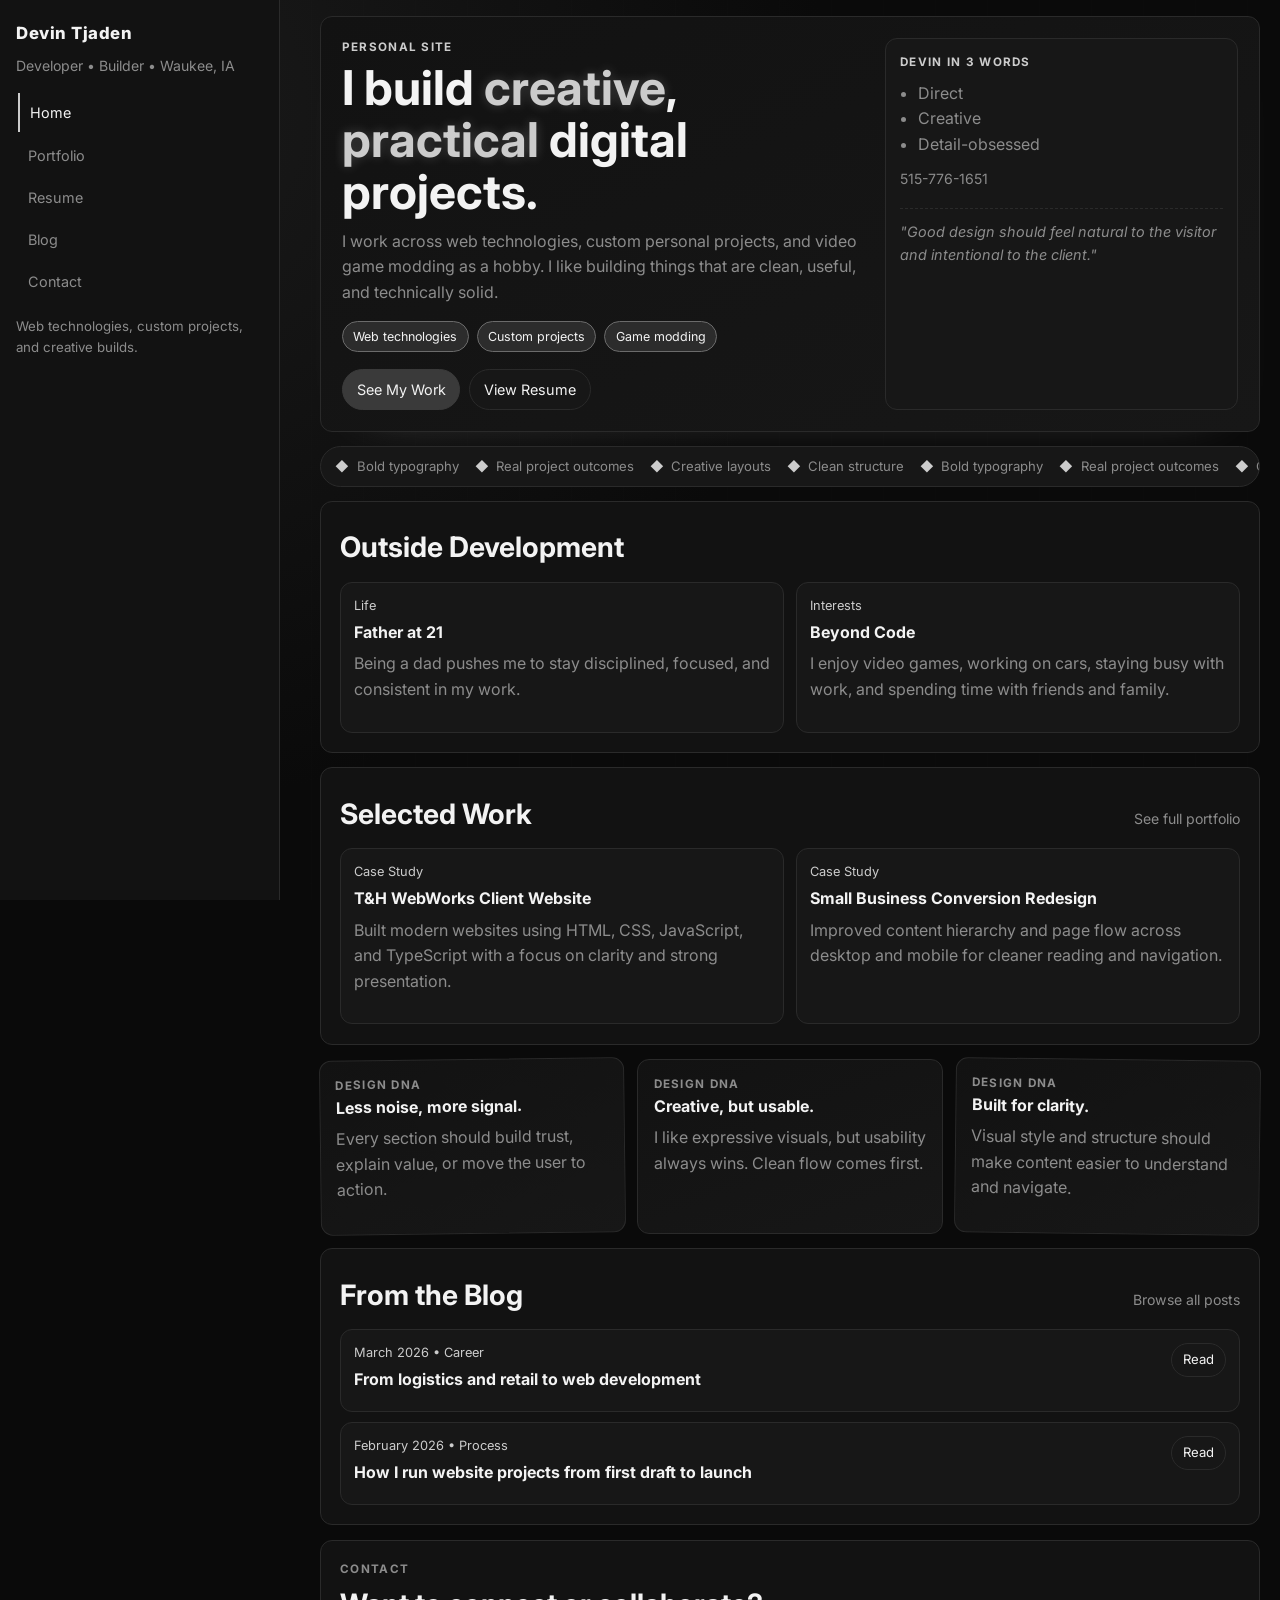
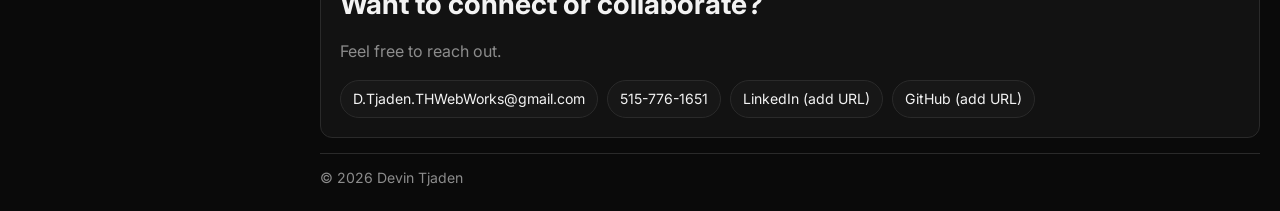
<file: index.html>
<!DOCTYPE html>
<html lang="en">
  <head>
    <meta charset="UTF-8" />
    <meta name="viewport" content="width=device-width, initial-scale=1.0" />
    <meta
      name="description"
      content="Devin Tjaden personal website - portfolio, resume, and blog."
    />
    <meta property="og:title" content="Devin Tjaden | Developer & Builder" />
    <meta property="og:description" content="Portfolio, resume, and blog for Devin Tjaden." />
    <meta property="og:type" content="website" />
    <meta property="og:image" content="./og-image.svg" />
    <meta name="twitter:card" content="summary_large_image" />
    <title>Devin Tjaden | Home</title>
    <link rel="preconnect" href="https://fonts.googleapis.com" />
    <link rel="preconnect" href="https://fonts.gstatic.com" crossorigin />
    <link
      href="https://fonts.googleapis.com/css2?family=Inter:wght@400;500;600;700;800&display=swap"
      rel="stylesheet"
    />
    <link rel="icon" type="image/svg+xml" href="./favicon.svg" />
    <link rel="stylesheet" href="./styles.css" />
  </head>
  <body class="home">
    <div class="site-shell">
      <aside class="sidebar">
        <a class="brand" href="./index.html">Devin Tjaden</a>
        <p class="sidebar-role">Developer • Builder • Waukee, IA</p>
        <nav class="side-nav" aria-label="Primary">
          <a class="active" href="./index.html">Home</a>
          <a href="./portfolio.html">Portfolio</a>
          <a href="./resume.html">Resume</a>
          <a href="./blog.html">Blog</a>
          <a href="#contact">Contact</a>
        </nav>
        <p class="sidebar-note">Web technologies, custom projects, and creative builds.</p>
      </aside>

      <div class="content-wrap">
        <main class="page">
          <section class="hero home-hero">
            <div>
              <p class="kicker">Personal Site</p>
              <h1>
                I build <span class="text-accent">creative</span>,
                <span class="text-accent">practical</span> digital projects.
              </h1>
              <p class="lead">
                I work across web technologies, custom personal projects, and video game modding as
                a hobby. I like building things that are clean, useful, and technically solid.
              </p>
              <div class="hero-pills" aria-label="Highlights">
                <span>Web technologies</span>
                <span>Custom projects</span>
                <span>Game modding</span>
              </div>
              <div class="hero-actions">
                <a class="btn solid" href="./portfolio.html">See My Work</a>
                <a class="btn ghost" href="./resume.html">View Resume</a>
              </div>
            </div>
            <aside class="hero-panel">
              <p class="kicker">Devin in 3 words</p>
              <ul>
                <li>Direct</li>
                <li>Creative</li>
                <li>Detail-obsessed</li>
              </ul>
              <p><a class="text-link" href="tel:15157761651">515-776-1651</a></p>
              <p class="mini-quote">
                "Good design should feel natural to the visitor and intentional to the client."
              </p>
            </aside>
          </section>

          <section class="vibe-strip" aria-hidden="true">
            <div class="vibe-track">
              <span>Bold typography</span>
              <span>Real project outcomes</span>
              <span>Creative layouts</span>
              <span>Clean structure</span>
              <span>Bold typography</span>
              <span>Real project outcomes</span>
              <span>Creative layouts</span>
              <span>Clean structure</span>
            </div>
          </section>

          <section class="section-block">
            <div class="section-head">
              <h2>Outside Development</h2>
            </div>
            <div class="cards two">
              <article class="card">
                <p class="meta">Life</p>
                <h3>Father at 21</h3>
                <p>Being a dad pushes me to stay disciplined, focused, and consistent in my work.</p>
              </article>
              <article class="card">
                <p class="meta">Interests</p>
                <h3>Beyond Code</h3>
                <p>
                  I enjoy video games, working on cars, staying busy with work, and spending time
                  with friends and family.
                </p>
              </article>
            </div>
          </section>

          <section class="section-block">
            <div class="section-head">
              <h2>Selected Work</h2>
              <a class="text-link" href="./portfolio.html">See full portfolio</a>
            </div>
            <div class="cards two">
              <article class="card">
                <p class="meta">Case Study</p>
                <h3>T&H WebWorks Client Website</h3>
                <p>
                  Built modern websites using HTML, CSS, JavaScript, and TypeScript with a focus on
                  clarity and strong presentation.
                </p>
              </article>
              <article class="card">
                <p class="meta">Case Study</p>
                <h3>Small Business Conversion Redesign</h3>
                <p>
                  Improved content hierarchy and page flow across desktop and mobile for cleaner
                  reading and navigation.
                </p>
              </article>
            </div>
          </section>

          <section class="section-block personality-grid">
            <article class="dna-card tilt-left">
              <p class="kicker">Design DNA</p>
              <h3>Less noise, more signal.</h3>
              <p>Every section should build trust, explain value, or move the user to action.</p>
            </article>
            <article class="dna-card">
              <p class="kicker">Design DNA</p>
              <h3>Creative, but usable.</h3>
              <p>
                I like expressive visuals, but usability always wins. Clean flow comes first.
              </p>
            </article>
            <article class="dna-card tilt-right">
              <p class="kicker">Design DNA</p>
              <h3>Built for clarity.</h3>
              <p>Visual style and structure should make content easier to understand and navigate.</p>
            </article>
          </section>

          <section class="section-block">
            <div class="section-head">
              <h2>From the Blog</h2>
              <a class="text-link" href="./blog.html">Browse all posts</a>
            </div>
            <div class="blog-list">
              <article class="row-item">
                <div>
                  <p class="meta">March 2026 • Career</p>
                  <h3>From logistics and retail to web development</h3>
                </div>
                <a class="btn ghost small" href="./blog-post.html">Read</a>
              </article>
              <article class="row-item">
                <div>
                  <p class="meta">February 2026 • Process</p>
                  <h3>How I run website projects from first draft to launch</h3>
                </div>
                <a class="btn ghost small" href="./blog-post-process.html">Read</a>
              </article>
            </div>
          </section>

          <section id="contact" class="section-block contact">
            <p class="kicker">Contact</p>
            <h2>Want to connect or collaborate?</h2>
            <p>Feel free to reach out.</p>
            <div class="contact-links">
              <a href="mailto:D.Tjaden.THWebWorks@gmail.com">D.Tjaden.THWebWorks@gmail.com</a>
              <a href="tel:15157761651">515-776-1651</a>
              <a href="#" aria-label="Add your LinkedIn URL">LinkedIn (add URL)</a>
              <a href="#" aria-label="Add your GitHub URL">GitHub (add URL)</a>
            </div>
          </section>
        </main>

        <footer>
          <p>© <span id="year"></span> Devin Tjaden</p>
        </footer>
      </div>
    </div>
    <script src="./script.js"></script>
  </body>
</html>
</file>
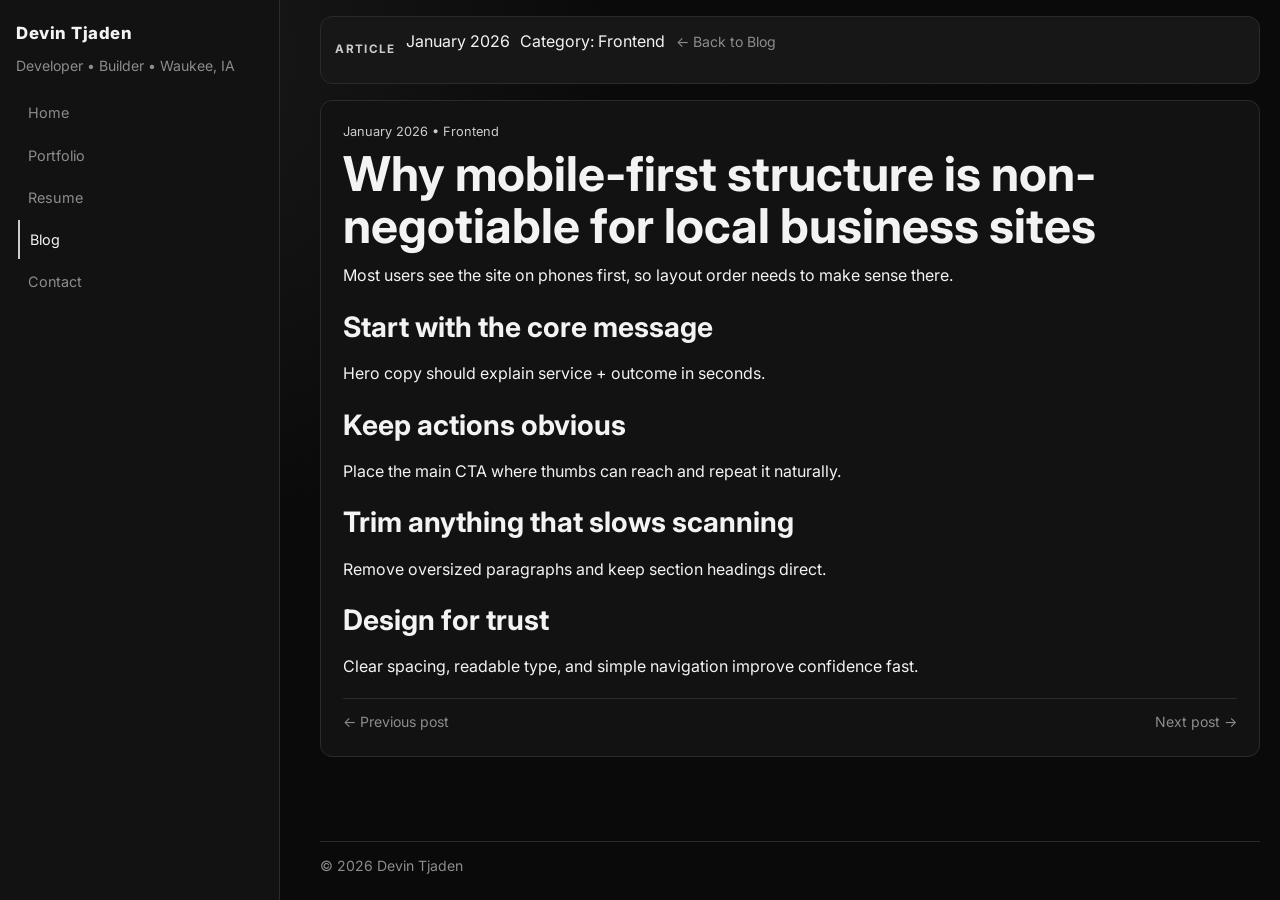
<file: blog-post-frontend.html>
<!DOCTYPE html>
<html lang="en">
  <head>
    <meta charset="UTF-8" />
    <meta name="viewport" content="width=device-width, initial-scale=1.0" />
    <meta name="description" content="Why mobile-first structure matters for local business websites." />
    <meta property="og:title" content="Mobile-First for Local Business Sites | Devin Tjaden" />
    <meta property="og:description" content="Quick layout decisions that improve trust on phones." />
    <meta property="og:type" content="article" />
    <meta property="og:image" content="./og-image.svg" />
    <meta name="twitter:card" content="summary_large_image" />
    <title>Mobile-First for Local Business Sites | Devin Tjaden</title>
    <link rel="preconnect" href="https://fonts.googleapis.com" />
    <link rel="preconnect" href="https://fonts.gstatic.com" crossorigin />
    <link
      href="https://fonts.googleapis.com/css2?family=Inter:wght@400;500;600;700;800&display=swap"
      rel="stylesheet"
    />
    <link rel="icon" type="image/svg+xml" href="./favicon.svg" />
    <link rel="stylesheet" href="./styles.css" />
  </head>
  <body>
    <div class="site-shell">
      <aside class="sidebar">
        <a class="brand" href="./index.html">Devin Tjaden</a>
        <p class="sidebar-role">Developer • Builder • Waukee, IA</p>
        <nav class="side-nav" aria-label="Primary">
          <a href="./index.html">Home</a>
          <a href="./portfolio.html">Portfolio</a>
          <a href="./resume.html">Resume</a>
          <a class="active" href="./blog.html">Blog</a>
          <a href="./index.html#contact">Contact</a>
        </nav>      </aside>

      <div class="content-wrap">
        <main class="page page-wide post-layout">
          <aside class="post-aside">
            <p class="kicker">Article</p>
            <p>January 2026</p>
            <p>Category: Frontend</p>
            <p><a class="text-link" href="./blog.html">← Back to Blog</a></p>
          </aside>

          <article class="post-content">
            <p class="meta">January 2026 • Frontend</p>
            <h1>Why mobile-first structure is non-negotiable for local business sites</h1>
            <p>Most users see the site on phones first, so layout order needs to make sense there.</p>

            <h2>Start with the core message</h2>
            <p>Hero copy should explain service + outcome in seconds.</p>

            <h2>Keep actions obvious</h2>
            <p>Place the main CTA where thumbs can reach and repeat it naturally.</p>

            <h2>Trim anything that slows scanning</h2>
            <p>Remove oversized paragraphs and keep section headings direct.</p>

            <h2>Design for trust</h2>
            <p>Clear spacing, readable type, and simple navigation improve confidence fast.</p>

            <nav class="post-nav" aria-label="Post navigation">
              <a class="text-link" href="./blog-post-process.html">← Previous post</a>
              <a class="text-link" href="./blog-post.html">Next post →</a>
            </nav>
          </article>
        </main>

        <footer>
          <p>© <span id="year"></span> Devin Tjaden</p>
        </footer>
      </div>
    </div>
    <script src="./script.js"></script>
  </body>
</html>
</file>
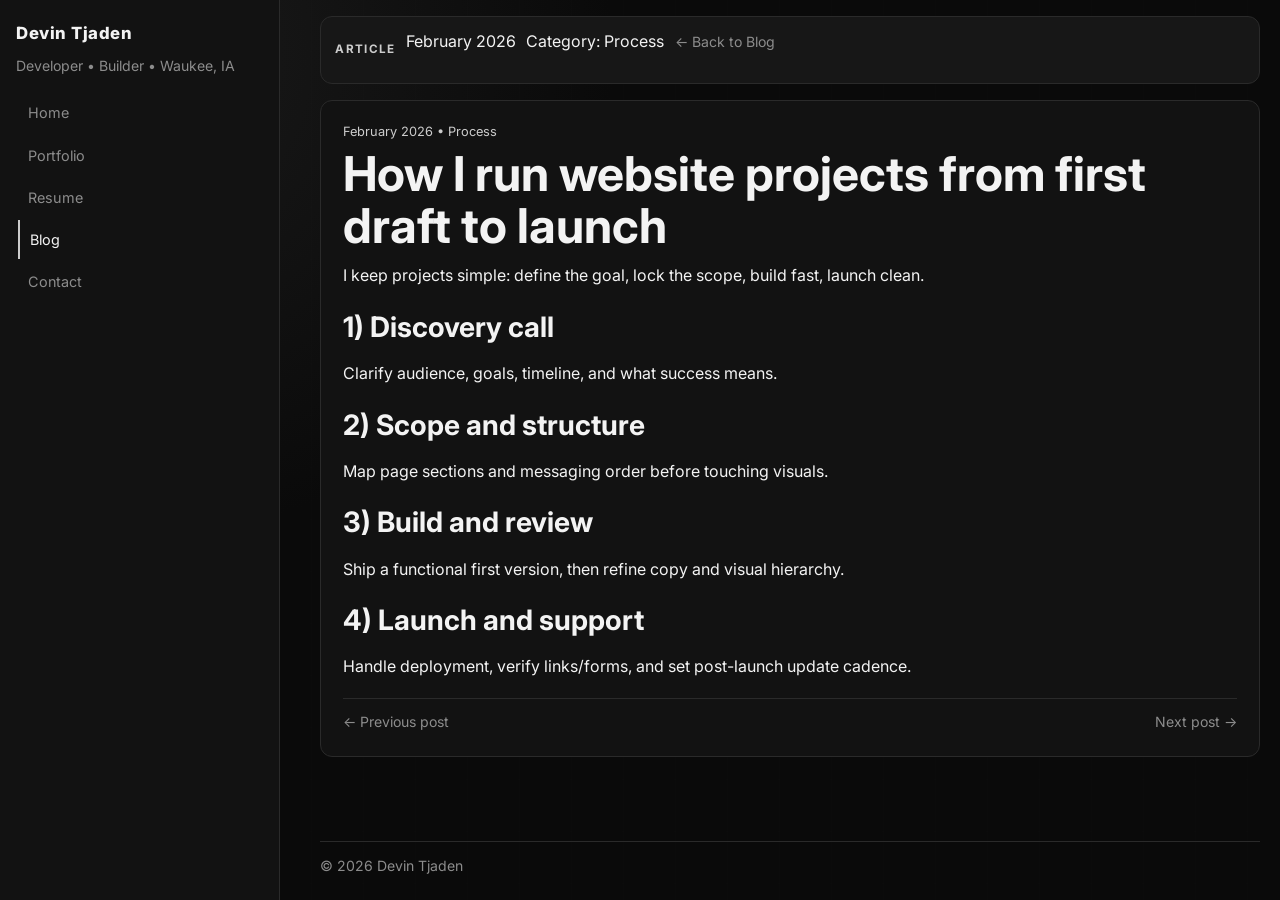
<file: blog-post-process.html>
<!DOCTYPE html>
<html lang="en">
  <head>
    <meta charset="UTF-8" />
    <meta name="viewport" content="width=device-width, initial-scale=1.0" />
    <meta name="description" content="How Devin Tjaden runs website projects from first draft to launch." />
    <meta property="og:title" content="Client Project Workflow | Devin Tjaden" />
    <meta property="og:description" content="A simple project system from discovery through launch." />
    <meta property="og:type" content="article" />
    <meta property="og:image" content="./og-image.svg" />
    <meta name="twitter:card" content="summary_large_image" />
    <title>Client Project Workflow | Devin Tjaden</title>
    <link rel="preconnect" href="https://fonts.googleapis.com" />
    <link rel="preconnect" href="https://fonts.gstatic.com" crossorigin />
    <link
      href="https://fonts.googleapis.com/css2?family=Inter:wght@400;500;600;700;800&display=swap"
      rel="stylesheet"
    />
    <link rel="icon" type="image/svg+xml" href="./favicon.svg" />
    <link rel="stylesheet" href="./styles.css" />
  </head>
  <body>
    <div class="site-shell">
      <aside class="sidebar">
        <a class="brand" href="./index.html">Devin Tjaden</a>
        <p class="sidebar-role">Developer • Builder • Waukee, IA</p>
        <nav class="side-nav" aria-label="Primary">
          <a href="./index.html">Home</a>
          <a href="./portfolio.html">Portfolio</a>
          <a href="./resume.html">Resume</a>
          <a class="active" href="./blog.html">Blog</a>
          <a href="./index.html#contact">Contact</a>
        </nav>      </aside>

      <div class="content-wrap">
        <main class="page page-wide post-layout">
          <aside class="post-aside">
            <p class="kicker">Article</p>
            <p>February 2026</p>
            <p>Category: Process</p>
            <p><a class="text-link" href="./blog.html">← Back to Blog</a></p>
          </aside>

          <article class="post-content">
            <p class="meta">February 2026 • Process</p>
            <h1>How I run website projects from first draft to launch</h1>
            <p>I keep projects simple: define the goal, lock the scope, build fast, launch clean.</p>

            <h2>1) Discovery call</h2>
            <p>Clarify audience, goals, timeline, and what success means.</p>

            <h2>2) Scope and structure</h2>
            <p>Map page sections and messaging order before touching visuals.</p>

            <h2>3) Build and review</h2>
            <p>Ship a functional first version, then refine copy and visual hierarchy.</p>

            <h2>4) Launch and support</h2>
            <p>Handle deployment, verify links/forms, and set post-launch update cadence.</p>

            <nav class="post-nav" aria-label="Post navigation">
              <a class="text-link" href="./blog-post.html">← Previous post</a>
              <a class="text-link" href="./blog-post-frontend.html">Next post →</a>
            </nav>
          </article>
        </main>

        <footer>
          <p>© <span id="year"></span> Devin Tjaden</p>
        </footer>
      </div>
    </div>
    <script src="./script.js"></script>
  </body>
</html>
</file>
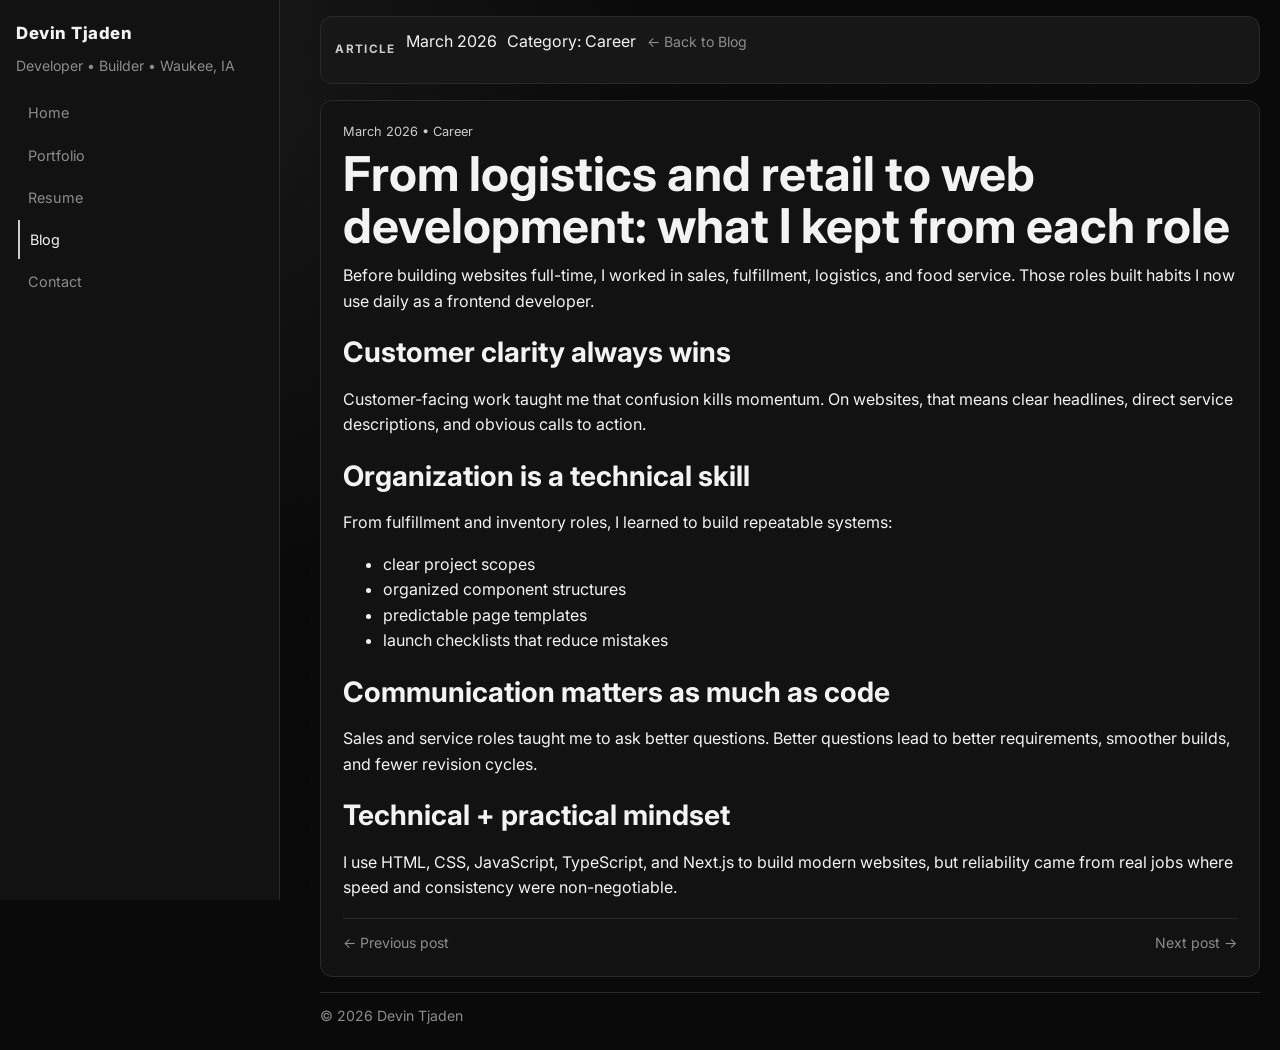
<file: blog-post.html>
<!DOCTYPE html>
<html lang="en">
  <head>
    <meta charset="UTF-8" />
    <meta name="viewport" content="width=device-width, initial-scale=1.0" />
    <meta name="description" content="Blog post by Devin Tjaden." />
    <meta property="og:title" content="From Logistics to Web Development | Devin Tjaden" />
    <meta property="og:description" content="Lessons carried from retail and logistics into web work." />
    <meta property="og:type" content="article" />
    <meta property="og:image" content="./og-image.svg" />
    <meta name="twitter:card" content="summary_large_image" />
    <title>From Logistics to Web Development | Devin Tjaden</title>
    <link rel="preconnect" href="https://fonts.googleapis.com" />
    <link rel="preconnect" href="https://fonts.gstatic.com" crossorigin />
    <link
      href="https://fonts.googleapis.com/css2?family=Inter:wght@400;500;600;700;800&display=swap"
      rel="stylesheet"
    />
    <link rel="icon" type="image/svg+xml" href="./favicon.svg" />
    <link rel="stylesheet" href="./styles.css" />
  </head>
  <body>
    <div class="site-shell">
      <aside class="sidebar">
        <a class="brand" href="./index.html">Devin Tjaden</a>
        <p class="sidebar-role">Developer • Builder • Waukee, IA</p>
        <nav class="side-nav" aria-label="Primary">
          <a href="./index.html">Home</a>
          <a href="./portfolio.html">Portfolio</a>
          <a href="./resume.html">Resume</a>
          <a class="active" href="./blog.html">Blog</a>
          <a href="./index.html#contact">Contact</a>
        </nav>
      </aside>

      <div class="content-wrap">
        <main class="page page-wide post-layout">
          <aside class="post-aside">
            <p class="kicker">Article</p>
            <p>March 2026</p>
            <p>Category: Career</p>
            <p><a class="text-link" href="./blog.html">← Back to Blog</a></p>
          </aside>

          <article class="post-content">
            <p class="meta">March 2026 • Career</p>
            <h1>From logistics and retail to web development: what I kept from each role</h1>
            <p>
              Before building websites full-time, I worked in sales, fulfillment, logistics, and
              food service. Those roles built habits I now use daily as a frontend developer.
            </p>

            <h2>Customer clarity always wins</h2>
            <p>
              Customer-facing work taught me that confusion kills momentum. On websites, that means
              clear headlines, direct service descriptions, and obvious calls to action.
            </p>

            <h2>Organization is a technical skill</h2>
            <p>From fulfillment and inventory roles, I learned to build repeatable systems:</p>
            <ul>
              <li>clear project scopes</li>
              <li>organized component structures</li>
              <li>predictable page templates</li>
              <li>launch checklists that reduce mistakes</li>
            </ul>

            <h2>Communication matters as much as code</h2>
            <p>
              Sales and service roles taught me to ask better questions. Better questions lead to
              better requirements, smoother builds, and fewer revision cycles.
            </p>

            <h2>Technical + practical mindset</h2>
            <p>
              I use HTML, CSS, JavaScript, TypeScript, and Next.js to build modern websites, but
              reliability came from real jobs where speed and consistency were non-negotiable.
            </p>
            <nav class="post-nav" aria-label="Post navigation">
              <a class="text-link" href="./blog-post-frontend.html">← Previous post</a>
              <a class="text-link" href="./blog-post-process.html">Next post →</a>
            </nav>
          </article>
        </main>

        <footer>
          <p>© <span id="year"></span> Devin Tjaden</p>
        </footer>
      </div>
    </div>
    <script src="./script.js"></script>
  </body>
</html>
</file>
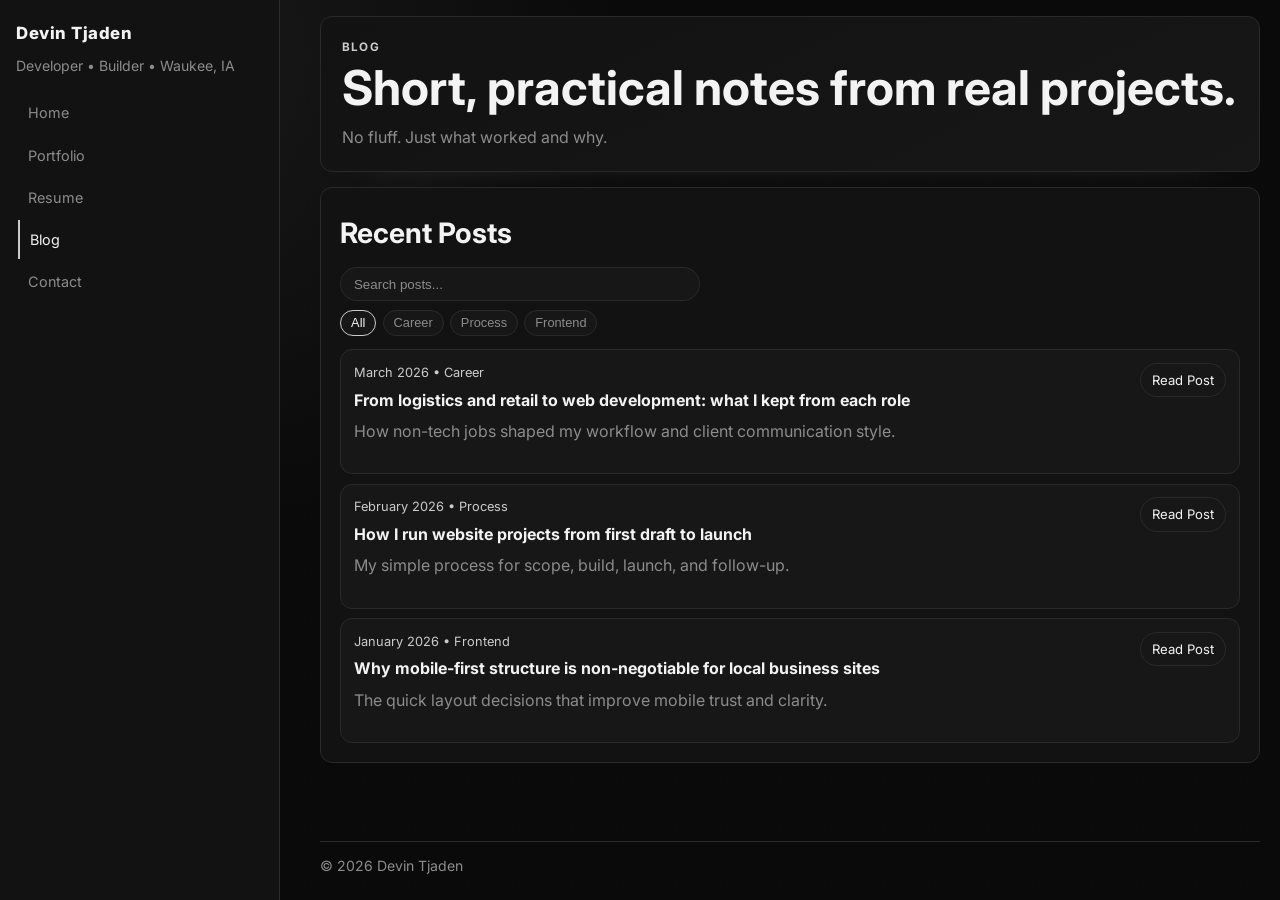
<file: blog.html>
<!DOCTYPE html>
<html lang="en">
  <head>
    <meta charset="UTF-8" />
    <meta name="viewport" content="width=device-width, initial-scale=1.0" />
    <meta name="description" content="Blog posts by Devin Tjaden." />
    <meta property="og:title" content="Blog | Devin Tjaden" />
    <meta property="og:description" content="Short, practical notes from real projects." />
    <meta property="og:type" content="website" />
    <meta property="og:image" content="./og-image.svg" />
    <meta name="twitter:card" content="summary_large_image" />
    <title>Devin Tjaden | Blog</title>
    <link rel="preconnect" href="https://fonts.googleapis.com" />
    <link rel="preconnect" href="https://fonts.gstatic.com" crossorigin />
    <link
      href="https://fonts.googleapis.com/css2?family=Inter:wght@400;500;600;700;800&display=swap"
      rel="stylesheet"
    />
    <link rel="icon" type="image/svg+xml" href="./favicon.svg" />
    <link rel="stylesheet" href="./styles.css" />
  </head>
  <body>
    <div class="site-shell">
      <aside class="sidebar">
        <a class="brand" href="./index.html">Devin Tjaden</a>
        <p class="sidebar-role">Developer • Builder • Waukee, IA</p>
        <nav class="side-nav" aria-label="Primary">
          <a href="./index.html">Home</a>
          <a href="./portfolio.html">Portfolio</a>
          <a href="./resume.html">Resume</a>
          <a class="active" href="./blog.html">Blog</a>
          <a href="./index.html#contact">Contact</a>
        </nav>
      </aside>

      <div class="content-wrap">
        <main class="page page-wide">
          <section class="hero">
            <p class="kicker">Blog</p>
            <h1>Short, practical notes from real projects.</h1>
            <p class="lead">No fluff. Just what worked and why.</p>
          </section>

          <section class="section-block">
            <div class="section-head">
              <h2>Recent Posts</h2>
            </div>
            <div class="tool-row js-filter-root" data-empty-id="blog-empty">
              <input
                id="blog-search"
                class="tool-input"
                type="search"
                placeholder="Search posts..."
                aria-label="Search blog posts"
                data-filter-search
              />
              <div class="tool-chips" role="group" aria-label="Filter posts by category">
                <button class="tool-chip active" type="button" data-filter-tag="all">All</button>
                <button class="tool-chip" type="button" data-filter-tag="career">Career</button>
                <button class="tool-chip" type="button" data-filter-tag="process">Process</button>
                <button class="tool-chip" type="button" data-filter-tag="frontend">Frontend</button>
              </div>
            </div>
            <div class="blog-list js-filter-list">
              <article
                class="row-item js-filter-item"
                data-tags="career"
                data-search="logistics retail web development career workflow communication"
              >
                <div>
                  <p class="meta">March 2026 • Career</p>
                  <h3>From logistics and retail to web development: what I kept from each role</h3>
                  <p>How non-tech jobs shaped my workflow and client communication style.</p>
                </div>
                <a class="btn ghost small" href="./blog-post.html">Read Post</a>
              </article>
              <article
                class="row-item js-filter-item"
                data-tags="process"
                data-search="website projects first draft launch scope build follow up process"
              >
                <div>
                  <p class="meta">February 2026 • Process</p>
                  <h3>How I run website projects from first draft to launch</h3>
                  <p>My simple process for scope, build, launch, and follow-up.</p>
                </div>
                <a class="btn ghost small" href="./blog-post-process.html">Read Post</a>
              </article>
              <article
                class="row-item js-filter-item"
                data-tags="frontend"
                data-search="mobile first local business websites frontend trust clarity layout"
              >
                <div>
                  <p class="meta">January 2026 • Frontend</p>
                  <h3>Why mobile-first structure is non-negotiable for local business sites</h3>
                  <p>The quick layout decisions that improve mobile trust and clarity.</p>
                </div>
                <a class="btn ghost small" href="./blog-post-frontend.html">Read Post</a>
              </article>
            </div>
            <p id="blog-empty" class="empty-state is-hidden">No posts match that search yet.</p>
          </section>
        </main>

        <footer>
          <p>© <span id="year"></span> Devin Tjaden</p>
        </footer>
      </div>
    </div>
    <script src="./script.js"></script>
  </body>
</html>
</file>
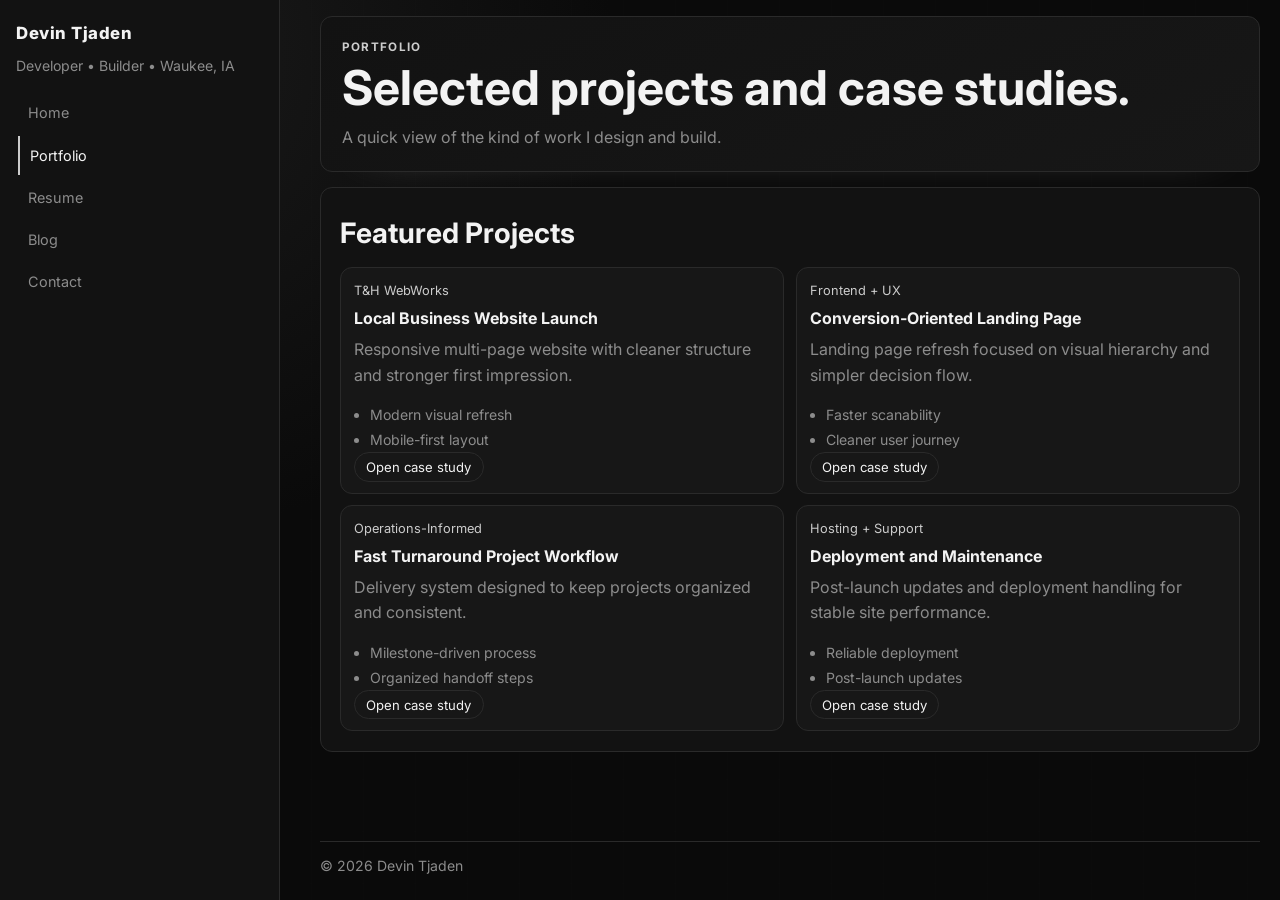
<file: portfolio.html>
<!DOCTYPE html>
<html lang="en">
  <head>
    <meta charset="UTF-8" />
    <meta name="viewport" content="width=device-width, initial-scale=1.0" />
    <meta name="description" content="Portfolio projects by Devin Tjaden." />
    <meta property="og:title" content="Portfolio | Devin Tjaden" />
    <meta property="og:description" content="Selected case studies and project outcomes." />
    <meta property="og:type" content="website" />
    <meta property="og:image" content="./og-image.svg" />
    <meta name="twitter:card" content="summary_large_image" />
    <title>Devin Tjaden | Portfolio</title>
    <link rel="preconnect" href="https://fonts.googleapis.com" />
    <link rel="preconnect" href="https://fonts.gstatic.com" crossorigin />
    <link
      href="https://fonts.googleapis.com/css2?family=Inter:wght@400;500;600;700;800&display=swap"
      rel="stylesheet"
    />
    <link rel="icon" type="image/svg+xml" href="./favicon.svg" />
    <link rel="stylesheet" href="./styles.css" />
  </head>
  <body>
    <div class="site-shell">
      <aside class="sidebar">
        <a class="brand" href="./index.html">Devin Tjaden</a>
        <p class="sidebar-role">Developer • Builder • Waukee, IA</p>
        <nav class="side-nav" aria-label="Primary">
          <a href="./index.html">Home</a>
          <a class="active" href="./portfolio.html">Portfolio</a>
          <a href="./resume.html">Resume</a>
          <a href="./blog.html">Blog</a>
          <a href="./index.html#contact">Contact</a>
        </nav>
      </aside>

      <div class="content-wrap">
        <main class="page page-wide">
          <section class="hero">
            <p class="kicker">Portfolio</p>
            <h1>Selected projects and case studies.</h1>
            <p class="lead">A quick view of the kind of work I design and build.</p>
          </section>

          <section class="section-block">
            <div class="section-head">
              <h2>Featured Projects</h2>
            </div>
            <div class="cards two">
              <article class="card project-card">
                <p class="meta">T&H WebWorks</p>
                <h3>Local Business Website Launch</h3>
                <p>Responsive multi-page website with cleaner structure and stronger first impression.</p>
                <ul class="compact-list">
                  <li>Modern visual refresh</li>
                  <li>Mobile-first layout</li>
                </ul>
                <a class="btn ghost small" href="./project-local-business.html">Open case study</a>
              </article>
              <article class="card project-card">
                <p class="meta">Frontend + UX</p>
                <h3>Conversion-Oriented Landing Page</h3>
                <p>Landing page refresh focused on visual hierarchy and simpler decision flow.</p>
                <ul class="compact-list">
                  <li>Faster scanability</li>
                  <li>Cleaner user journey</li>
                </ul>
                <a class="btn ghost small" href="./project-landing-page.html">Open case study</a>
              </article>
              <article class="card project-card">
                <p class="meta">Operations-Informed</p>
                <h3>Fast Turnaround Project Workflow</h3>
                <p>Delivery system designed to keep projects organized and consistent.</p>
                <ul class="compact-list">
                  <li>Milestone-driven process</li>
                  <li>Organized handoff steps</li>
                </ul>
                <a class="btn ghost small" href="./project-workflow.html">Open case study</a>
              </article>
              <article class="card project-card">
                <p class="meta">Hosting + Support</p>
                <h3>Deployment and Maintenance</h3>
                <p>Post-launch updates and deployment handling for stable site performance.</p>
                <ul class="compact-list">
                  <li>Reliable deployment</li>
                  <li>Post-launch updates</li>
                </ul>
                <a class="btn ghost small" href="./project-maintenance.html">Open case study</a>
              </article>
            </div>
          </section>
        </main>

        <footer>
          <p>© <span id="year"></span> Devin Tjaden</p>
        </footer>
      </div>
    </div>
    <script src="./script.js"></script>
  </body>
</html>
</file>
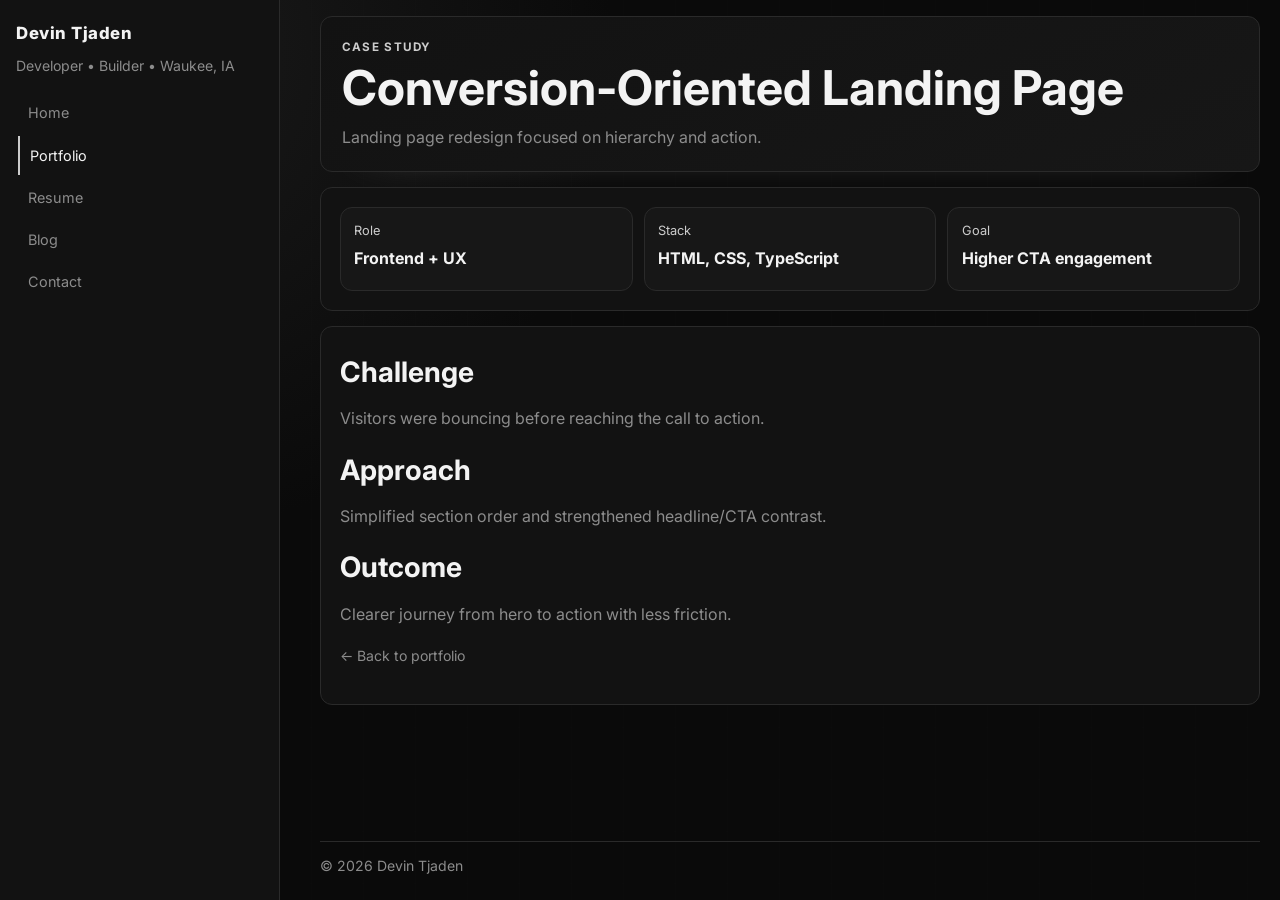
<file: project-landing-page.html>
<!DOCTYPE html>
<html lang="en">
  <head>
    <meta charset="UTF-8" />
    <meta name="viewport" content="width=device-width, initial-scale=1.0" />
    <meta name="description" content="Case study: Conversion-Oriented Landing Page by Devin Tjaden." />
    <meta property="og:title" content="Case Study | Conversion-Oriented Landing Page" />
    <meta property="og:description" content="Landing page redesign focused on hierarchy and action." />
    <meta property="og:type" content="article" />
    <meta property="og:image" content="./og-image.svg" />
    <meta name="twitter:card" content="summary_large_image" />
    <title>Case Study | Conversion-Oriented Landing Page</title>
    <link rel="preconnect" href="https://fonts.googleapis.com" />
    <link rel="preconnect" href="https://fonts.gstatic.com" crossorigin />
    <link
      href="https://fonts.googleapis.com/css2?family=Inter:wght@400;500;600;700;800&display=swap"
      rel="stylesheet"
    />
    <link rel="icon" type="image/svg+xml" href="./favicon.svg" />
    <link rel="stylesheet" href="./styles.css" />
  </head>
  <body>
    <div class="site-shell">
      <aside class="sidebar">
        <a class="brand" href="./index.html">Devin Tjaden</a>
        <p class="sidebar-role">Developer • Builder • Waukee, IA</p>
        <nav class="side-nav" aria-label="Primary">
          <a href="./index.html">Home</a>
          <a class="active" href="./portfolio.html">Portfolio</a>
          <a href="./resume.html">Resume</a>
          <a href="./blog.html">Blog</a>
          <a href="./index.html#contact">Contact</a>
        </nav>      </aside>

      <div class="content-wrap">
        <main class="page page-wide">
          <section class="hero">
            <p class="kicker">Case Study</p>
            <h1>Conversion-Oriented Landing Page</h1>
            <p class="lead">Landing page redesign focused on hierarchy and action.</p>
          </section>

          <section class="section-block">
            <div class="cards three">
              <article class="card"><p class="meta">Role</p><h3>Frontend + UX</h3></article>
              <article class="card"><p class="meta">Stack</p><h3>HTML, CSS, TypeScript</h3></article>
              <article class="card"><p class="meta">Goal</p><h3>Higher CTA engagement</h3></article>
            </div>
          </section>

          <section class="section-block">
            <h2>Challenge</h2>
            <p>Visitors were bouncing before reaching the call to action.</p>
            <h2>Approach</h2>
            <p>Simplified section order and strengthened headline/CTA contrast.</p>
            <h2>Outcome</h2>
            <p>Clearer journey from hero to action with less friction.</p>
            <p><a class="text-link" href="./portfolio.html">← Back to portfolio</a></p>
          </section>
        </main>

        <footer>
          <p>© <span id="year"></span> Devin Tjaden</p>
        </footer>
      </div>
    </div>
    <script src="./script.js"></script>
  </body>
</html>
</file>
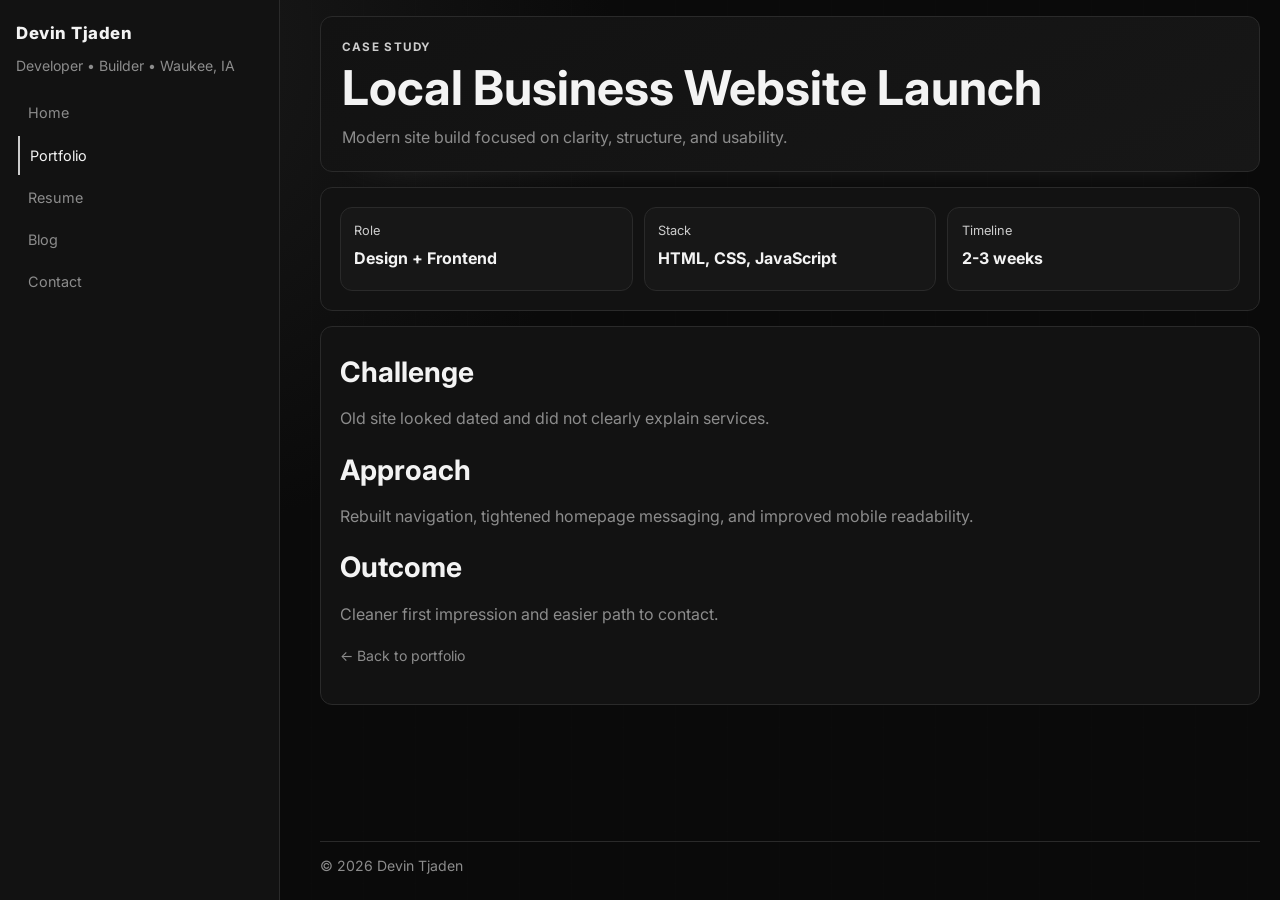
<file: project-local-business.html>
<!DOCTYPE html>
<html lang="en">
  <head>
    <meta charset="UTF-8" />
    <meta name="viewport" content="width=device-width, initial-scale=1.0" />
    <meta name="description" content="Case study: Local Business Website Launch by Devin Tjaden." />
    <meta property="og:title" content="Case Study | Local Business Website Launch" />
    <meta property="og:description" content="Modern website build focused on clarity and structure." />
    <meta property="og:type" content="article" />
    <meta property="og:image" content="./og-image.svg" />
    <meta name="twitter:card" content="summary_large_image" />
    <title>Case Study | Local Business Website Launch</title>
    <link rel="preconnect" href="https://fonts.googleapis.com" />
    <link rel="preconnect" href="https://fonts.gstatic.com" crossorigin />
    <link
      href="https://fonts.googleapis.com/css2?family=Inter:wght@400;500;600;700;800&display=swap"
      rel="stylesheet"
    />
    <link rel="icon" type="image/svg+xml" href="./favicon.svg" />
    <link rel="stylesheet" href="./styles.css" />
  </head>
  <body>
    <div class="site-shell">
      <aside class="sidebar">
        <a class="brand" href="./index.html">Devin Tjaden</a>
        <p class="sidebar-role">Developer • Builder • Waukee, IA</p>
        <nav class="side-nav" aria-label="Primary">
          <a href="./index.html">Home</a>
          <a class="active" href="./portfolio.html">Portfolio</a>
          <a href="./resume.html">Resume</a>
          <a href="./blog.html">Blog</a>
          <a href="./index.html#contact">Contact</a>
        </nav>      </aside>

      <div class="content-wrap">
        <main class="page page-wide">
          <section class="hero">
            <p class="kicker">Case Study</p>
            <h1>Local Business Website Launch</h1>
            <p class="lead">Modern site build focused on clarity, structure, and usability.</p>
          </section>

          <section class="section-block">
            <div class="cards three">
              <article class="card"><p class="meta">Role</p><h3>Design + Frontend</h3></article>
              <article class="card"><p class="meta">Stack</p><h3>HTML, CSS, JavaScript</h3></article>
              <article class="card"><p class="meta">Timeline</p><h3>2-3 weeks</h3></article>
            </div>
          </section>

          <section class="section-block">
            <h2>Challenge</h2>
            <p>Old site looked dated and did not clearly explain services.</p>
            <h2>Approach</h2>
            <p>Rebuilt navigation, tightened homepage messaging, and improved mobile readability.</p>
            <h2>Outcome</h2>
            <p>Cleaner first impression and easier path to contact.</p>
            <p><a class="text-link" href="./portfolio.html">← Back to portfolio</a></p>
          </section>
        </main>

        <footer>
          <p>© <span id="year"></span> Devin Tjaden</p>
        </footer>
      </div>
    </div>
    <script src="./script.js"></script>
  </body>
</html>
</file>
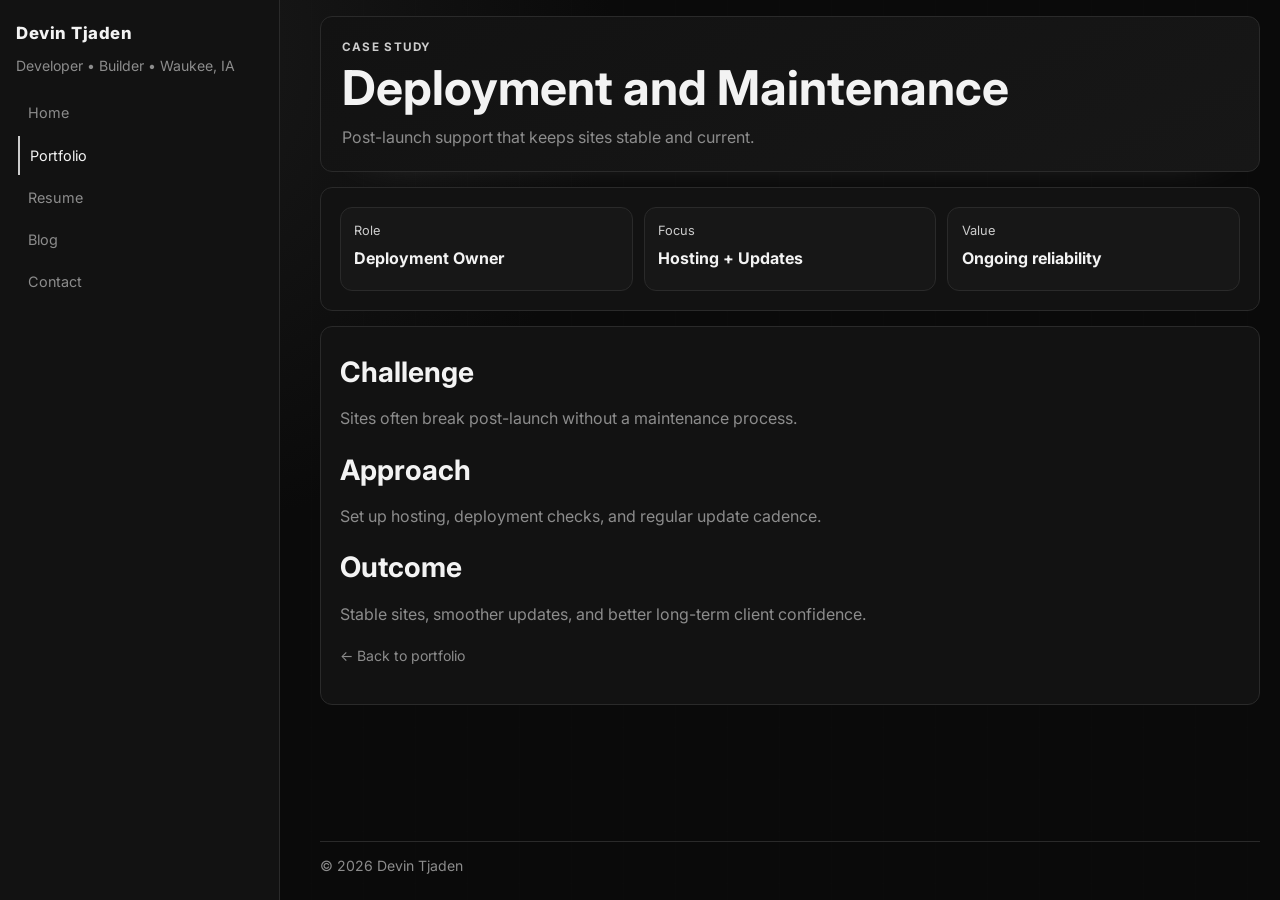
<file: project-maintenance.html>
<!DOCTYPE html>
<html lang="en">
  <head>
    <meta charset="UTF-8" />
    <meta name="viewport" content="width=device-width, initial-scale=1.0" />
    <meta name="description" content="Case study: Deployment and Maintenance by Devin Tjaden." />
    <meta property="og:title" content="Case Study | Deployment and Maintenance" />
    <meta property="og:description" content="Post-launch support for stable, current websites." />
    <meta property="og:type" content="article" />
    <meta property="og:image" content="./og-image.svg" />
    <meta name="twitter:card" content="summary_large_image" />
    <title>Case Study | Deployment and Maintenance</title>
    <link rel="preconnect" href="https://fonts.googleapis.com" />
    <link rel="preconnect" href="https://fonts.gstatic.com" crossorigin />
    <link
      href="https://fonts.googleapis.com/css2?family=Inter:wght@400;500;600;700;800&display=swap"
      rel="stylesheet"
    />
    <link rel="icon" type="image/svg+xml" href="./favicon.svg" />
    <link rel="stylesheet" href="./styles.css" />
  </head>
  <body>
    <div class="site-shell">
      <aside class="sidebar">
        <a class="brand" href="./index.html">Devin Tjaden</a>
        <p class="sidebar-role">Developer • Builder • Waukee, IA</p>
        <nav class="side-nav" aria-label="Primary">
          <a href="./index.html">Home</a>
          <a class="active" href="./portfolio.html">Portfolio</a>
          <a href="./resume.html">Resume</a>
          <a href="./blog.html">Blog</a>
          <a href="./index.html#contact">Contact</a>
        </nav>      </aside>

      <div class="content-wrap">
        <main class="page page-wide">
          <section class="hero">
            <p class="kicker">Case Study</p>
            <h1>Deployment and Maintenance</h1>
            <p class="lead">Post-launch support that keeps sites stable and current.</p>
          </section>

          <section class="section-block">
            <div class="cards three">
              <article class="card"><p class="meta">Role</p><h3>Deployment Owner</h3></article>
              <article class="card"><p class="meta">Focus</p><h3>Hosting + Updates</h3></article>
              <article class="card"><p class="meta">Value</p><h3>Ongoing reliability</h3></article>
            </div>
          </section>

          <section class="section-block">
            <h2>Challenge</h2>
            <p>Sites often break post-launch without a maintenance process.</p>
            <h2>Approach</h2>
            <p>Set up hosting, deployment checks, and regular update cadence.</p>
            <h2>Outcome</h2>
            <p>Stable sites, smoother updates, and better long-term client confidence.</p>
            <p><a class="text-link" href="./portfolio.html">← Back to portfolio</a></p>
          </section>
        </main>

        <footer>
          <p>© <span id="year"></span> Devin Tjaden</p>
        </footer>
      </div>
    </div>
    <script src="./script.js"></script>
  </body>
</html>
</file>
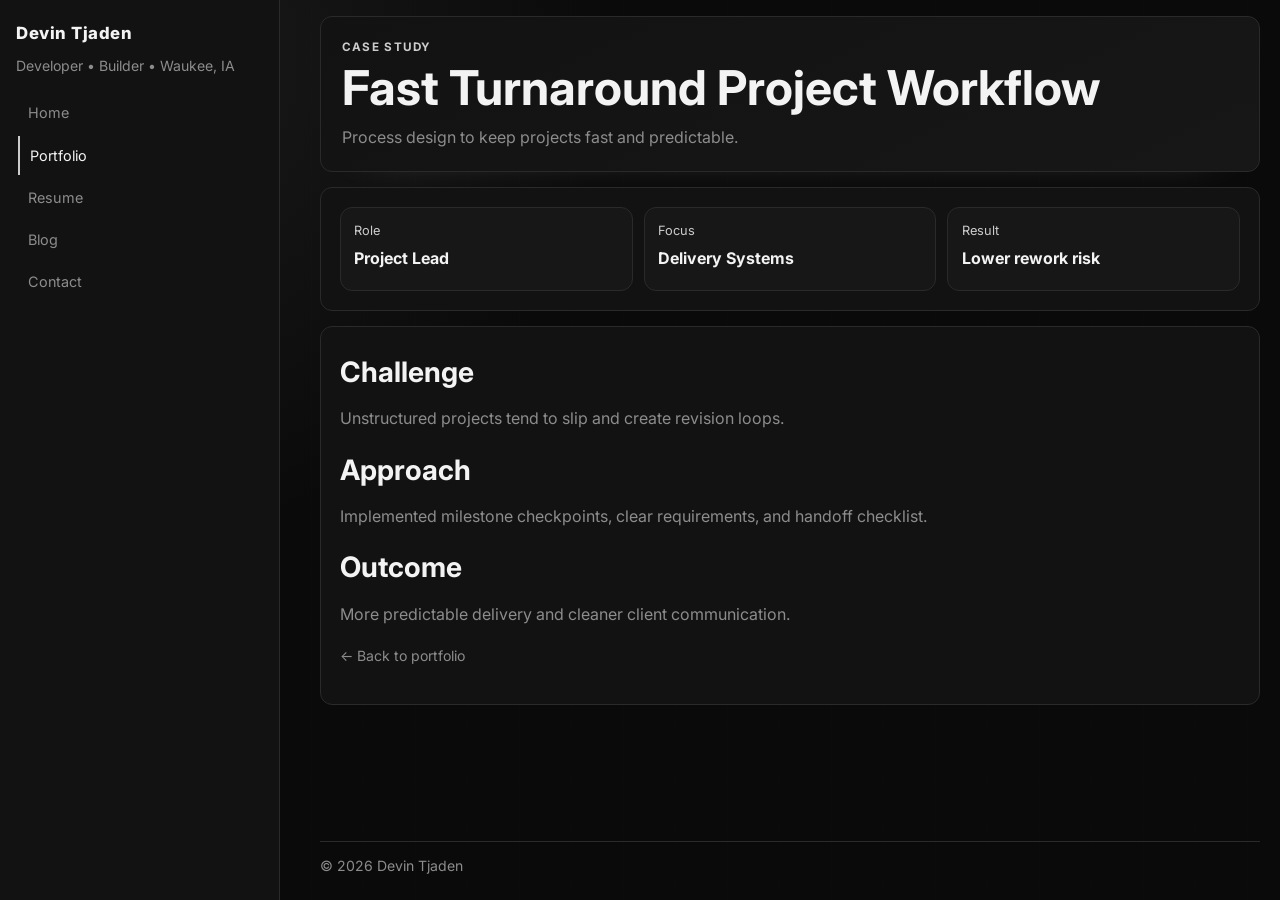
<file: project-workflow.html>
<!DOCTYPE html>
<html lang="en">
  <head>
    <meta charset="UTF-8" />
    <meta name="viewport" content="width=device-width, initial-scale=1.0" />
    <meta name="description" content="Case study: Fast Turnaround Project Workflow by Devin Tjaden." />
    <meta property="og:title" content="Case Study | Fast Turnaround Workflow" />
    <meta property="og:description" content="Process design for faster and more predictable delivery." />
    <meta property="og:type" content="article" />
    <meta property="og:image" content="./og-image.svg" />
    <meta name="twitter:card" content="summary_large_image" />
    <title>Case Study | Fast Turnaround Workflow</title>
    <link rel="preconnect" href="https://fonts.googleapis.com" />
    <link rel="preconnect" href="https://fonts.gstatic.com" crossorigin />
    <link
      href="https://fonts.googleapis.com/css2?family=Inter:wght@400;500;600;700;800&display=swap"
      rel="stylesheet"
    />
    <link rel="icon" type="image/svg+xml" href="./favicon.svg" />
    <link rel="stylesheet" href="./styles.css" />
  </head>
  <body>
    <div class="site-shell">
      <aside class="sidebar">
        <a class="brand" href="./index.html">Devin Tjaden</a>
        <p class="sidebar-role">Developer • Builder • Waukee, IA</p>
        <nav class="side-nav" aria-label="Primary">
          <a href="./index.html">Home</a>
          <a class="active" href="./portfolio.html">Portfolio</a>
          <a href="./resume.html">Resume</a>
          <a href="./blog.html">Blog</a>
          <a href="./index.html#contact">Contact</a>
        </nav>      </aside>

      <div class="content-wrap">
        <main class="page page-wide">
          <section class="hero">
            <p class="kicker">Case Study</p>
            <h1>Fast Turnaround Project Workflow</h1>
            <p class="lead">Process design to keep projects fast and predictable.</p>
          </section>

          <section class="section-block">
            <div class="cards three">
              <article class="card"><p class="meta">Role</p><h3>Project Lead</h3></article>
              <article class="card"><p class="meta">Focus</p><h3>Delivery Systems</h3></article>
              <article class="card"><p class="meta">Result</p><h3>Lower rework risk</h3></article>
            </div>
          </section>

          <section class="section-block">
            <h2>Challenge</h2>
            <p>Unstructured projects tend to slip and create revision loops.</p>
            <h2>Approach</h2>
            <p>Implemented milestone checkpoints, clear requirements, and handoff checklist.</p>
            <h2>Outcome</h2>
            <p>More predictable delivery and cleaner client communication.</p>
            <p><a class="text-link" href="./portfolio.html">← Back to portfolio</a></p>
          </section>
        </main>

        <footer>
          <p>© <span id="year"></span> Devin Tjaden</p>
        </footer>
      </div>
    </div>
    <script src="./script.js"></script>
  </body>
</html>
</file>
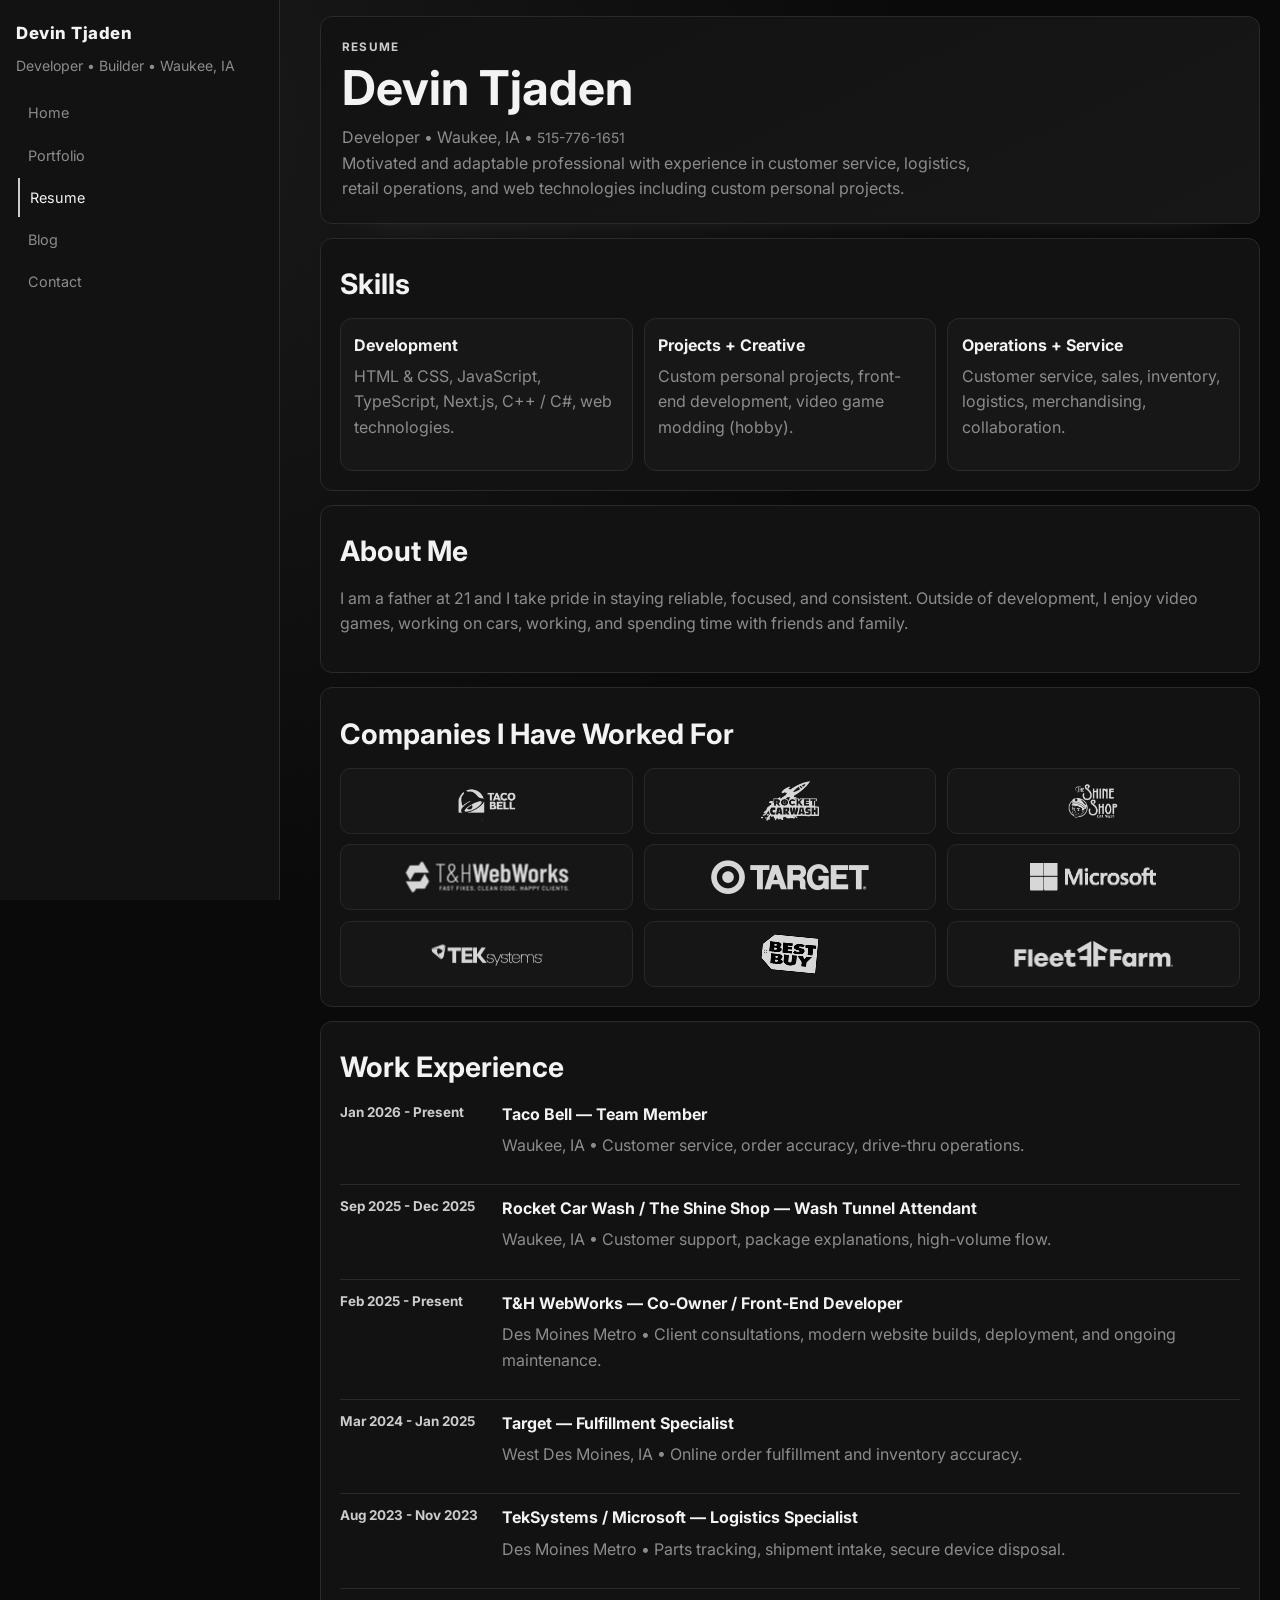
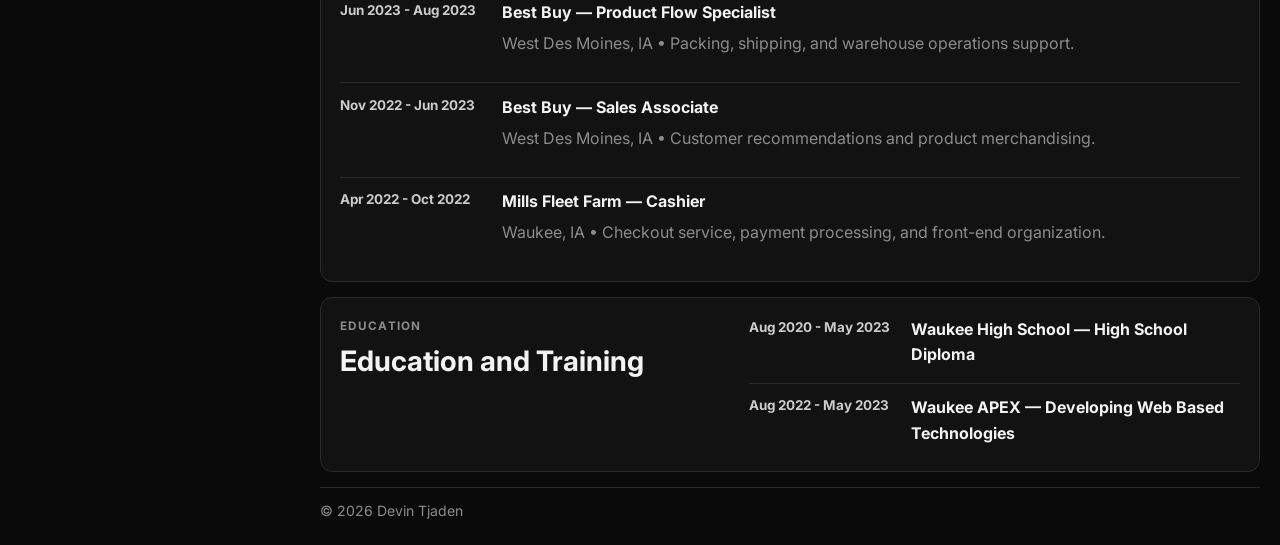
<file: resume.html>
<!DOCTYPE html>
<html lang="en">
  <head>
    <meta charset="UTF-8" />
    <meta name="viewport" content="width=device-width, initial-scale=1.0" />
    <meta name="description" content="Resume of Devin Tjaden." />
    <meta property="og:title" content="Resume | Devin Tjaden" />
    <meta property="og:description" content="Experience, skills, and education." />
    <meta property="og:type" content="website" />
    <meta property="og:image" content="./og-image.svg" />
    <meta name="twitter:card" content="summary_large_image" />
    <title>Devin Tjaden | Resume</title>
    <link rel="preconnect" href="https://fonts.googleapis.com" />
    <link rel="preconnect" href="https://fonts.gstatic.com" crossorigin />
    <link
      href="https://fonts.googleapis.com/css2?family=Inter:wght@400;500;600;700;800&display=swap"
      rel="stylesheet"
    />
    <link rel="icon" type="image/svg+xml" href="./favicon.svg" />
    <link rel="stylesheet" href="./styles.css" />
  </head>
  <body>
    <div class="site-shell">
      <aside class="sidebar">
        <a class="brand" href="./index.html">Devin Tjaden</a>
        <p class="sidebar-role">Developer • Builder • Waukee, IA</p>
        <nav class="side-nav" aria-label="Primary">
          <a href="./index.html">Home</a>
          <a href="./portfolio.html">Portfolio</a>
          <a class="active" href="./resume.html">Resume</a>
          <a href="./blog.html">Blog</a>
          <a href="./index.html#contact">Contact</a>
        </nav>
      </aside>

      <div class="content-wrap">
        <main class="page page-wide">
          <section class="hero">
            <p class="kicker">Resume</p>
            <h1>Devin Tjaden</h1>
            <p class="lead">
              Developer • Waukee, IA • <a class="text-link" href="tel:15157761651">515-776-1651</a>
            </p>
            <p class="lead">
              Motivated and adaptable professional with experience in customer service, logistics,
              retail operations, and web technologies including custom personal projects.
            </p>
          </section>

          <section class="section-block">
            <h2>Skills</h2>
            <div class="cards three">
              <article class="card">
                <h3>Development</h3>
                <p>HTML & CSS, JavaScript, TypeScript, Next.js, C++ / C#, web technologies.</p>
              </article>
              <article class="card">
                <h3>Projects + Creative</h3>
                <p>Custom personal projects, front-end development, video game modding (hobby).</p>
              </article>
              <article class="card">
                <h3>Operations + Service</h3>
                <p>Customer service, sales, inventory, logistics, merchandising, collaboration.</p>
              </article>
            </div>
          </section>

          <section class="section-block">
            <h2>About Me</h2>
            <p>
              I am a father at 21 and I take pride in staying reliable, focused, and consistent. Outside
              of development, I enjoy video games, working on cars, working, and spending time with
              friends and family.
            </p>
          </section>

          <section class="section-block">
            <h2>Companies I Have Worked For</h2>
            <div class="logo-wall" aria-label="Company logos">
              <div class="logo-mark"><img class="logo-image" src="./logo-taco-bell.svg" alt="Taco Bell logo" /></div>
              <div class="logo-mark"><img class="logo-image" src="./logo-rocket-car-wash.svg" alt="Rocket Car Wash logo" /></div>
              <div class="logo-mark"><img class="logo-image" src="./logo-shine-shop.svg" alt="The Shine Shop logo" /></div>
              <div class="logo-mark"><img class="logo-image" src="./logo-th-webworks.svg" alt="T and H WebWorks logo" /></div>
              <div class="logo-mark"><img class="logo-image" src="./logo-target.svg" alt="Target logo" /></div>
              <div class="logo-mark"><img class="logo-image" src="./logo-microsoft.svg" alt="Microsoft logo" /></div>
              <div class="logo-mark"><img class="logo-image" src="./logo-teksystems.svg" alt="TekSystems logo" /></div>
              <div class="logo-mark"><img class="logo-image" src="./logo-best-buy.svg" alt="Best Buy logo" /></div>
              <div class="logo-mark"><img class="logo-image" src="./logo-fleet-farm.svg" alt="Fleet Farm logo" /></div>
            </div>
          </section>

          <section class="section-block">
            <h2>Work Experience</h2>
            <div class="timeline">
              <article>
                <span>Jan 2026 - Present</span>
                <div>
                  <h3>Taco Bell — Team Member</h3>
                  <p>Waukee, IA • Customer service, order accuracy, drive-thru operations.</p>
                </div>
              </article>
              <article>
                <span>Sep 2025 - Dec 2025</span>
                <div>
                  <h3>Rocket Car Wash / The Shine Shop — Wash Tunnel Attendant</h3>
                  <p>Waukee, IA • Customer support, package explanations, high-volume flow.</p>
                </div>
              </article>
              <article>
                <span>Feb 2025 - Present</span>
                <div>
                  <h3>T&H WebWorks — Co-Owner / Front-End Developer</h3>
                  <p>
                    Des Moines Metro • Client consultations, modern website builds, deployment, and
                    ongoing maintenance.
                  </p>
                </div>
              </article>
              <article>
                <span>Mar 2024 - Jan 2025</span>
                <div>
                  <h3>Target — Fulfillment Specialist</h3>
                  <p>West Des Moines, IA • Online order fulfillment and inventory accuracy.</p>
                </div>
              </article>
              <article>
                <span>Aug 2023 - Nov 2023</span>
                <div>
                  <h3>TekSystems / Microsoft — Logistics Specialist</h3>
                  <p>Des Moines Metro • Parts tracking, shipment intake, secure device disposal.</p>
                </div>
              </article>
              <article>
                <span>Jun 2023 - Aug 2023</span>
                <div>
                  <h3>Best Buy — Product Flow Specialist</h3>
                  <p>West Des Moines, IA • Packing, shipping, and warehouse operations support.</p>
                </div>
              </article>
              <article>
                <span>Nov 2022 - Jun 2023</span>
                <div>
                  <h3>Best Buy — Sales Associate</h3>
                  <p>West Des Moines, IA • Customer recommendations and product merchandising.</p>
                </div>
              </article>
              <article>
                <span>Apr 2022 - Oct 2022</span>
                <div>
                  <h3>Mills Fleet Farm — Cashier</h3>
                  <p>Waukee, IA • Checkout service, payment processing, and front-end organization.</p>
                </div>
              </article>
            </div>
          </section>

          <section class="section-block split">
            <div>
              <p class="kicker">Education</p>
              <h2>Education and Training</h2>
            </div>
            <div class="timeline">
              <article>
                <span>Aug 2020 - May 2023</span>
                <div>
                  <h3>Waukee High School — High School Diploma</h3>
                </div>
              </article>
              <article>
                <span>Aug 2022 - May 2023</span>
                <div>
                  <h3>Waukee APEX — Developing Web Based Technologies</h3>
                </div>
              </article>
            </div>
          </section>
        </main>

        <footer>
          <p>© <span id="year"></span> Devin Tjaden</p>
        </footer>
      </div>
    </div>
    <script src="./script.js"></script>
  </body>
</html>
</file>
<file: styles.css>
:root {
  --bg: #0a0a0a;
  --surface: #121212;
  --surface-2: #171717;
  --surface-3: #1d1d1d;
  --line: #2a2a2a;
  --text: #f3f3f3;
  --muted: #8c8c8c;
  --accent: #cccccc;
  --accent-strong: #3a3a3a;
  --radius-lg: 16px;
  --radius-md: 12px;
  --radius-sm: 10px;
  --ease: 200ms ease;
}

*,
*::before,
*::after {
  box-sizing: border-box;
}

html,
body {
  margin: 0;
  padding: 0;
}

body {
  font-family: "Inter", system-ui, -apple-system, Segoe UI, Roboto, sans-serif;
  background: radial-gradient(circle at 10% 6%, #1a1a1a 0%, transparent 34%), var(--bg);
  color: var(--text);
  line-height: 1.6;
  overflow-x: hidden;
}

body::before {
  content: "";
  position: fixed;
  inset: 0;
  pointer-events: none;
  z-index: -1;
  background-image:
    linear-gradient(to right, transparent 0%, transparent 96%, rgba(255, 255, 255, 0.06) 100%),
    linear-gradient(to bottom, transparent 0%, transparent 96%, rgba(255, 255, 255, 0.04) 100%);
  background-size: 52px 52px;
  opacity: 0.18;
}

.site-shell {
  width: 100%;
  margin-inline: 0;
  display: block;
  padding: 0;
}

.sidebar {
  position: fixed;
  top: 0;
  bottom: 0;
  left: 0;
  width: 280px;
  height: 100vh;
  border: none;
  border-right: 1px solid var(--line);
  border-radius: 0;
  background: var(--surface);
  padding: 1.25rem 1rem;
  box-shadow: none;
  overflow-y: auto;
}

.brand {
  color: var(--text);
  text-decoration: none;
  font-weight: 800;
  letter-spacing: 0.03em;
  font-size: 1.05rem;
}

.sidebar-role {
  margin: 0.5rem 0 1rem;
  color: var(--muted);
  font-size: 0.88rem;
}

.side-nav {
  display: grid;
  gap: 0.2rem;
  margin-top: 0.25rem;
}

.side-nav a {
  text-decoration: none;
  color: var(--muted);
  border-left: 2px solid transparent;
  border-radius: 0;
  padding: 0.5rem 0.2rem 0.5rem 0.65rem;
  font-size: 0.9rem;
  transition: color var(--ease), border-color var(--ease), transform var(--ease);
}

.side-nav a:hover,
.side-nav a:focus-visible,
.side-nav a.active {
  color: var(--text);
  border-left-color: var(--accent);
  transform: translateX(2px);
}

.sidebar-note {
  margin: 0.9rem 0 0;
  color: var(--muted);
  font-size: 0.83rem;
}

.content-wrap {
  min-width: 0;
  width: calc(100vw - 300px);
  margin-left: 300px;
  padding: 1rem 1.25rem 1.4rem;
  min-height: 100vh;
  display: flex;
  flex-direction: column;
}

.page {
  display: grid;
  gap: 0.9rem;
  width: min(1080px, 100%);
  margin-inline: auto;
  flex: 1;
  align-content: start;
}

.page-wide {
  width: min(1240px, 100%);
}

.hero,
.section-block,
.post-aside,
.post-content,
.card,
.row-item,
.dna-card,
.hero-panel {
  border: 1px solid var(--line);
  background: var(--surface);
  border-radius: var(--radius-md);
}

.hero {
  background: linear-gradient(155deg, var(--surface) 0%, var(--surface-2) 100%);
  padding: 1.3rem;
  box-shadow: 0 20px 50px -48px rgba(255, 255, 255, 0.35);
}

.home-hero {
  display: grid;
  grid-template-columns: 1.2fr 0.8fr;
  gap: 0.8rem;
}

.kicker {
  margin: 0;
  text-transform: uppercase;
  letter-spacing: 0.11em;
  font-size: 0.73rem;
  font-weight: 700;
  color: var(--accent);
}

h1 {
  margin: 0.35rem 0 0.7rem;
  font-size: clamp(2rem, 4vw, 3rem);
  line-height: 1.08;
}

.lead {
  margin: 0;
  color: var(--muted);
  max-width: 65ch;
}

.text-accent {
  color: var(--accent);
  text-shadow: 0 0 12px rgba(255, 255, 255, 0.2);
}

.hero-pills {
  margin-top: 0.95rem;
  display: flex;
  gap: 0.5rem;
  flex-wrap: wrap;
}

.hero-pills span {
  border: 1px solid color-mix(in srgb, var(--accent) 40%, var(--line));
  color: var(--text);
  background: color-mix(in srgb, var(--accent) 14%, var(--surface));
  border-radius: 999px;
  padding: 0.3rem 0.65rem;
  font-size: 0.78rem;
}

.hero-actions {
  margin-top: 1.05rem;
  display: flex;
  gap: 0.55rem;
}

.hero-panel {
  background: var(--surface-2);
  padding: 0.9rem;
}

.hero-panel ul {
  margin: 0.55rem 0;
  padding-left: 1.1rem;
  color: var(--muted);
}

.mini-quote {
  margin: 0.7rem 0 0;
  color: var(--muted);
  font-style: italic;
  font-size: 0.9rem;
  border-top: 1px dashed var(--line);
  padding-top: 0.7rem;
}

.btn {
  text-decoration: none;
  font-size: 0.9rem;
  border-radius: 999px;
  padding: 0.5rem 0.86rem;
  border: 1px solid var(--line);
  color: var(--text);
  background: var(--surface-2);
  transition: transform var(--ease), border-color var(--ease), background-color var(--ease);
}

.btn.solid {
  border-color: var(--accent-strong);
  background: var(--accent-strong);
  color: #f3f3f3;
}

.btn.small {
  padding: 0.35rem 0.7rem;
  font-size: 0.82rem;
}

.btn:hover,
.btn:focus-visible {
  transform: translateY(-2px);
  border-color: var(--accent);
}

.btn.solid:hover,
.btn.solid:focus-visible {
  background: #474747;
  border-color: #474747;
}

.section-block {
  padding: 1.2rem;
}

.section-head {
  display: flex;
  justify-content: space-between;
  align-items: baseline;
  gap: 1rem;
}

h2 {
  margin: 0.25rem 0 0.7rem;
  font-size: clamp(1.3rem, 2.2vw, 1.8rem);
}

h3 {
  margin: 0 0 0.35rem;
  font-size: 1rem;
}

p {
  margin-top: 0;
}

.section-block p {
  color: var(--muted);
}

.text-link {
  color: var(--muted);
  text-decoration: none;
  font-size: 0.88rem;
  transition: color var(--ease);
}

.text-link:hover,
.text-link:focus-visible {
  color: var(--text);
}

.cards {
  display: grid;
  gap: 0.7rem;
}

.cards.two {
  grid-template-columns: repeat(2, minmax(0, 1fr));
}

.cards.three {
  grid-template-columns: repeat(3, minmax(0, 1fr));
}

.logo-wall {
  display: grid;
  grid-template-columns: repeat(3, minmax(0, 1fr));
  gap: 0.65rem;
}

.logo-mark {
  border: 1px solid var(--line);
  border-radius: var(--radius-sm);
  background: var(--surface-2);
  padding: 0.75rem;
  display: flex;
  align-items: center;
  justify-content: center;
  color: var(--text);
  opacity: 0.95;
  transition: opacity var(--ease), border-color var(--ease), transform var(--ease);
}

.logo-image {
  width: 100%;
  height: 40px;
  object-fit: contain;
  object-position: center;
  filter: grayscale(1) brightness(1.9) contrast(1.05);
  opacity: 0.88;
}

.logo-mark:hover {
  opacity: 1;
  border-color: var(--accent);
  transform: translateY(-2px);
}

.logo-mark:hover .logo-image {
  opacity: 1;
}

.card {
  background: var(--surface-2);
  padding: 0.82rem;
  transition: transform var(--ease), border-color var(--ease), box-shadow var(--ease);
}

.tool-row {
  display: grid;
  gap: 0.55rem;
  margin-bottom: 0.85rem;
}

.tool-input {
  width: min(360px, 100%);
  border: 1px solid var(--line);
  border-radius: 999px;
  padding: 0.52rem 0.8rem;
  background: var(--surface-2);
  color: var(--text);
}

.tool-input::placeholder {
  color: var(--muted);
}

.tool-input:focus-visible {
  outline: 1px solid var(--accent);
  border-color: var(--accent);
}

.tool-chips {
  display: flex;
  flex-wrap: wrap;
  gap: 0.4rem;
}

.tool-chip {
  border: 1px solid var(--line);
  border-radius: 999px;
  background: var(--surface-2);
  color: var(--muted);
  padding: 0.28rem 0.62rem;
  font-size: 0.8rem;
  cursor: pointer;
}

.tool-chip:hover,
.tool-chip:focus-visible,
.tool-chip.active {
  color: var(--text);
  border-color: var(--accent);
}

.compact-list {
  margin: 0.45rem 0 0;
  padding-left: 1rem;
  color: var(--muted);
  font-size: 0.88rem;
}

.compact-list li {
  margin: 0.15rem 0;
}

.empty-state {
  margin: 0.75rem 0 0;
  color: var(--muted);
  font-size: 0.9rem;
}

.is-hidden {
  display: none !important;
}

.card:hover {
  transform: translateY(-3px);
  border-color: var(--accent);
  box-shadow: 0 14px 22px -20px rgba(255, 255, 255, 0.22);
}

.meta {
  margin: 0 0 0.25rem;
  font-size: 0.8rem;
  color: var(--accent) !important;
}

.vibe-strip {
  border: 1px solid var(--line);
  border-radius: 999px;
  overflow: hidden;
  background: var(--surface-2);
}

.vibe-track {
  width: max-content;
  display: flex;
  gap: 1rem;
  padding: 0.55rem 0.9rem;
  animation: vibeSlide 22s linear infinite;
}

.vibe-track span {
  font-size: 0.82rem;
  color: var(--muted);
}

.vibe-track span::before {
  content: "◆";
  color: var(--accent);
  margin-right: 0.45rem;
}

.personality-grid {
  display: grid;
  grid-template-columns: repeat(3, minmax(0, 1fr));
  gap: 0.75rem;
  border: none;
  padding: 0;
  background: transparent;
}

.dna-card {
  background: linear-gradient(160deg, var(--surface) 0%, var(--surface-2) 100%);
  padding: 0.95rem;
  transition: transform var(--ease), border-color var(--ease);
}

.dna-card:hover {
  transform: translateY(-3px);
  border-color: var(--accent);
}

.tilt-left {
  transform: rotate(-0.7deg);
}

.tilt-right {
  transform: rotate(0.7deg);
}

.tilt-left:hover,
.tilt-right:hover {
  transform: rotate(0deg) translateY(-3px);
}

.blog-list {
  display: grid;
  gap: 0.6rem;
}

.row-item {
  background: var(--surface-2);
  padding: 0.8rem;
  display: flex;
  justify-content: space-between;
  align-items: flex-start;
  gap: 0.75rem;
  transition: transform var(--ease), border-color var(--ease), box-shadow var(--ease);
}

.row-item:hover {
  transform: translateY(-2px);
  border-color: var(--accent);
  box-shadow: 0 12px 22px -20px rgba(255, 255, 255, 0.2);
}

.contact-links {
  display: flex;
  flex-wrap: wrap;
  gap: 0.55rem;
}

.contact-links a {
  text-decoration: none;
  color: var(--text);
  border: 1px solid var(--line);
  border-radius: 999px;
  padding: 0.42rem 0.75rem;
  background: var(--surface-2);
  font-size: 0.88rem;
  transition: border-color var(--ease), transform var(--ease);
}

.contact-links a:hover,
.contact-links a:focus-visible {
  border-color: var(--accent);
  transform: translateY(-1px);
}

.timeline {
  display: grid;
  gap: 0.6rem;
}

.timeline article {
  border-top: 1px solid var(--line);
  padding-top: 0.7rem;
  display: grid;
  grid-template-columns: 150px 1fr;
  gap: 0.75rem;
}

.timeline article:first-child {
  border-top: 0;
  padding-top: 0;
}

.timeline span {
  color: var(--accent);
  font-size: 0.84rem;
  font-weight: 700;
}

.split {
  display: grid;
  grid-template-columns: 1fr 1.25fr;
  gap: 1rem;
}

.post-layout {
  display: grid;
  grid-template-columns: 1fr;
  gap: 1rem;
}

.post-aside {
  padding: 0.75rem 0.9rem;
  position: static;
  display: flex;
  flex-wrap: wrap;
  align-items: center;
  gap: 0.65rem;
  background: var(--surface-2);
}

.post-content {
  padding: 1.35rem;
}

.post-nav {
  margin-top: 1.1rem;
  padding-top: 0.8rem;
  border-top: 1px solid var(--line);
  display: flex;
  justify-content: space-between;
  gap: 0.6rem;
  flex-wrap: wrap;
}

footer {
  margin-top: 0.9rem;
  border-top: 1px solid var(--line);
  padding-top: 0.8rem;
  width: min(1080px, 100%);
  margin-inline: auto;
}

footer p {
  margin: 0;
  color: var(--muted);
  font-size: 0.88rem;
}

@keyframes vibeSlide {
  from {
    transform: translateX(0);
  }
  to {
    transform: translateX(-50%);
  }
}

@media (prefers-reduced-motion: reduce) {
  .vibe-track {
    animation: none;
  }

  .btn,
  .card,
  .row-item,
  .dna-card,
  .contact-links a {
    transition: none;
  }
}

@media (max-width: 980px) {
  .site-shell {
    display: block;
  }

  .sidebar {
    position: static;
    width: auto;
    height: auto;
    border-right: none;
    border-bottom: 1px solid var(--line);
    border-radius: 0;
    padding: 1rem;
    overflow-y: visible;
  }

  .side-nav {
    grid-template-columns: repeat(5, minmax(0, 1fr));
    gap: 0.4rem;
  }

  .home-hero,
  .cards.two,
  .cards.three,
  .logo-wall,
  .personality-grid,
  .split,
  .post-layout {
    grid-template-columns: 1fr;
  }

  .tilt-left,
  .tilt-right {
    transform: none;
  }

  .post-aside {
    position: static;
  }

  .content-wrap {
    width: auto;
    margin-left: 0;
    padding: 1rem;
  }
}

@media (max-width: 720px) {
  .side-nav {
    grid-template-columns: 1fr 1fr;
  }

  .row-item,
  .timeline article {
    grid-template-columns: 1fr;
    display: grid;
  }
}
</file>
